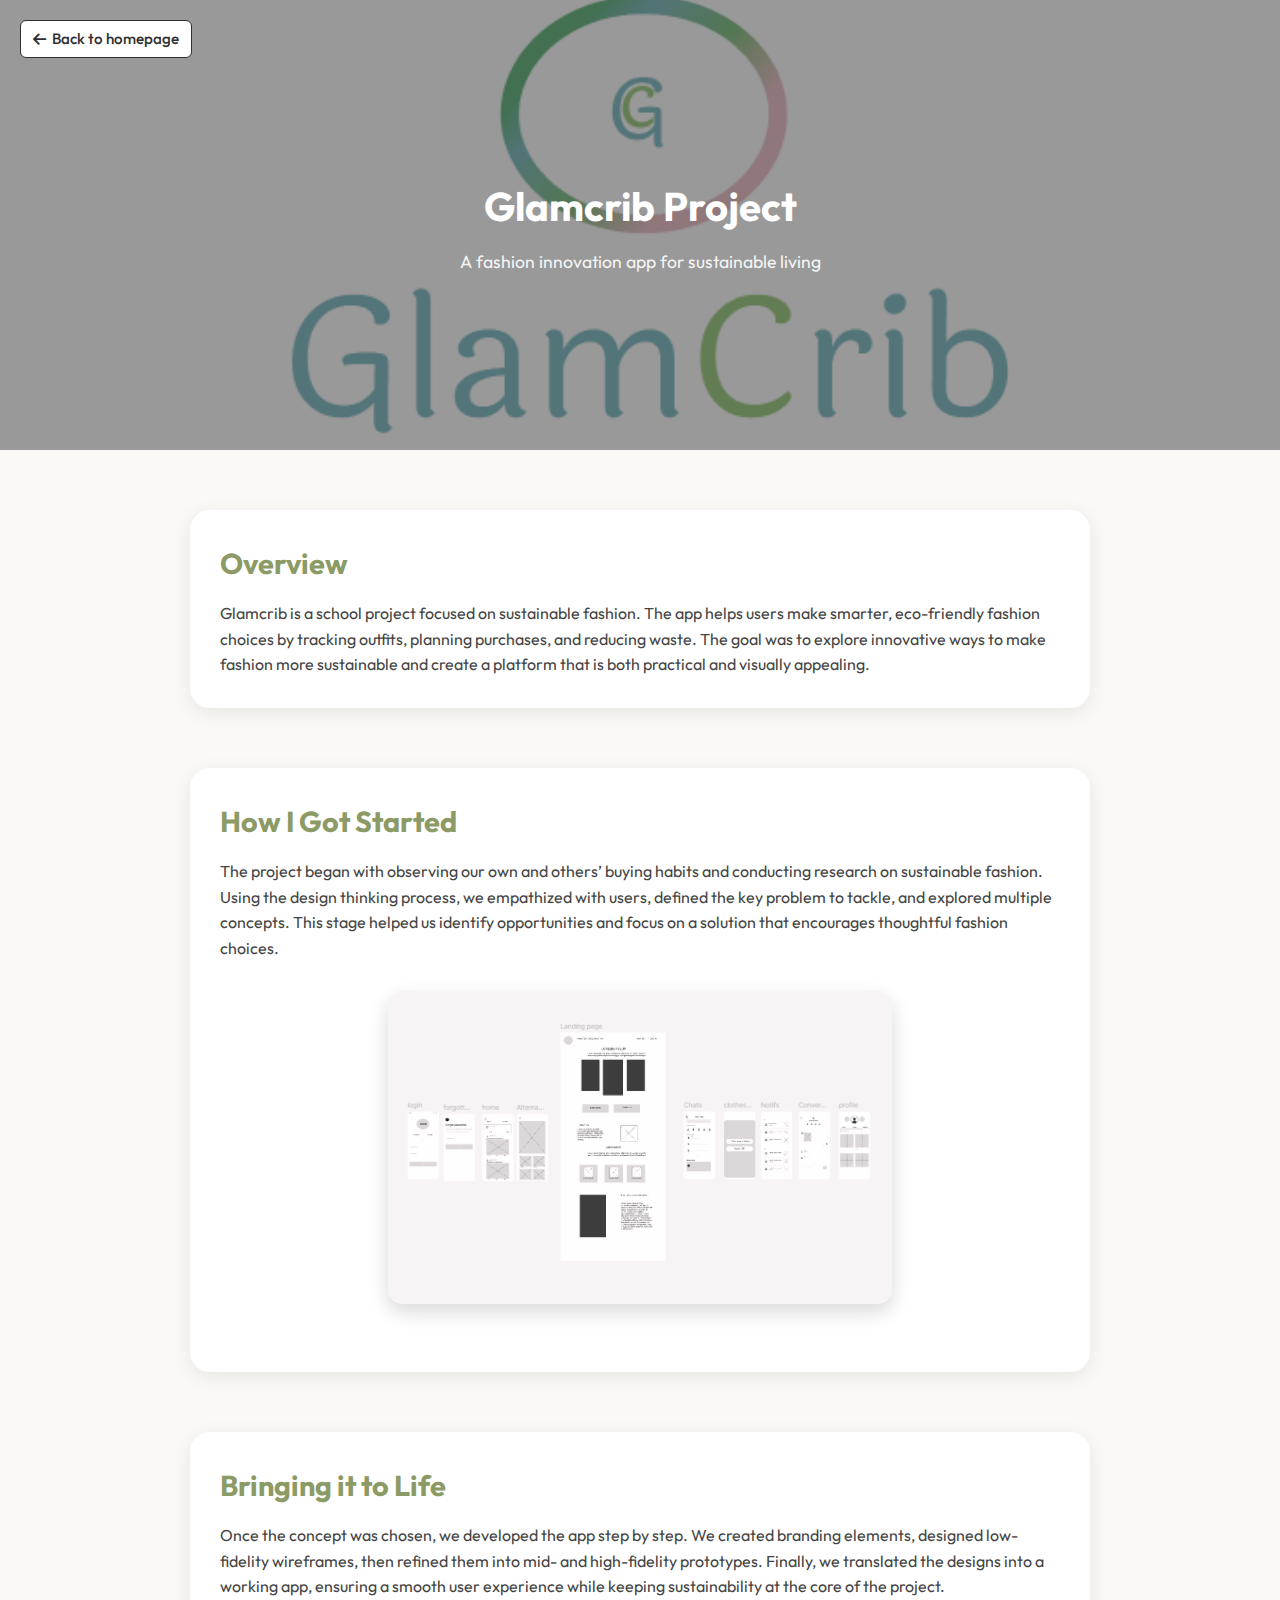
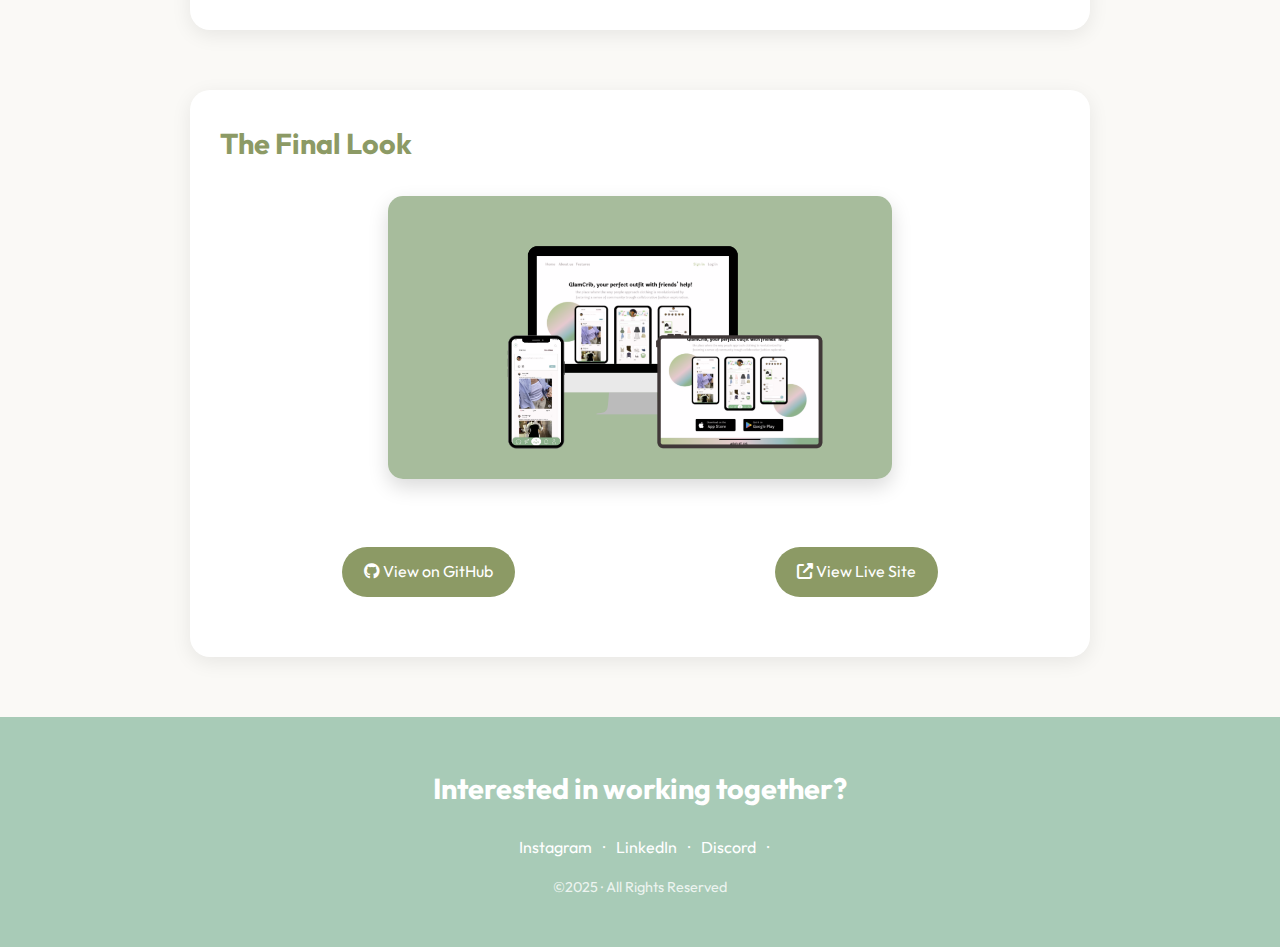
<file: project1.html>
<!DOCTYPE html>
<html lang="en">
<head>
  <meta charset="UTF-8">
  <meta name="viewport" content="width=device-width, initial-scale=1.0">
  <title>Glamcrib Project</title>
  <link rel="stylesheet" href="https://cdnjs.cloudflare.com/ajax/libs/font-awesome/6.5.0/css/all.min.css"/>
  <link rel="preconnect" href="https://fonts.googleapis.com">
<link rel="preconnect" href="https://fonts.gstatic.com" crossorigin>
<link href="https://fonts.googleapis.com/css2?family=Charm:wght@400;700&family=Inter:ital,opsz,wght@0,14..32,100..900;1,14..32,100..900&family=Kdam+Thmor+Pro&family=Kite+One&family=Nunito:ital,wght@0,200..1000;1,200..1000&family=Oswald:wght@200..700&family=Outfit:wght@100..900&family=Ubuntu:ital,wght@0,300;0,400;0,500;0,700;1,300;1,400;1,500;1,700&display=swap" rel="stylesheet">
  <style>
    * {
      margin: 0;
      padding: 0;
      box-sizing: border-box;
      font-family: "Outfit", sans-serif;
    }

    body {
      background-color: #FAF9F6;
      color: #2F2F2F;
      line-height: 1.6;
    }
    .backButton {
      display: inline-flex;
      align-items: center;
      gap: 6px;
      text-decoration: none;
      color: #2F2F2F;
      font-weight: 500;
      font-size: 0.95rem;
      padding: 6px 12px;
      border-radius: 6px;
      border: 1px solid #2F2F2F;
      transition: all 0.3s ease;
      position: fixed;
      top: 20px;
      left: 20px;
      z-index: 10;
      background: #fff;
    }

    .backButton:hover {
      background-color: #8C9A65;
      color: #fff;
    }

    .hero {
      position: relative;
      width: 100%;
      height: 50vh;
      background: url("images/gc.png") center/cover no-repeat;
      display: flex;
      align-items: center;
      justify-content: center;
      text-align: center;
    }

    .hero::after {
      content: "";
      position: absolute;
      inset: 0;
      background: rgba(0,0,0,0.4);
    }

    .heroContent {
      position: relative;
      color: #fff;
      z-index: 1;
    }

    .heroContent h1 {
      font-size: 2.5rem;
      margin-bottom: 10px;
    }

    .heroContent p {
      font-size: 1.1rem;
      opacity: 0.9;
    }
    .section {
      max-width: 900px;
      margin: 60px auto;
      padding: 30px;
      background: #fff;
      border-radius: 20px;
      box-shadow: 0 5px 20px rgba(0,0,0,0.08);
    }

    .section h2 {
      font-size: 1.8rem;
      margin-bottom: 15px;
      color: #8C9A65;
    }

    .section p {
      font-size: 1rem;
      color: #444;
    }

    .sectionImg {
      text-align: center;
      margin: 30px 0;
    }

    .sectionImg img {
      max-width: 60%;
      border-radius: 15px;
      box-shadow: 0 8px 20px rgba(0,0,0,0.15);
    }

    .githubLink {
      display: inline-block;
      margin: 30px auto;
      background: #8C9A65;
      color: #fff;
      padding: 12px 22px;
      border-radius: 30px;
      text-decoration: none;
      font-size: 1rem;
      transition: all 0.3s ease;
    }

    .githubLink:hover {
      background: #A8CBB7;
    }

footer {
  background: #A8CBB7;
  color: white;
  text-align: center;
  padding: 3rem 2rem;
}

footer h2 {
  margin-bottom: 1.5rem;
  font-size: 1.8rem;
}

footer .footerLinks {
  margin: 1rem 0;
}

footer .footerLinks a {
  color: white;
  margin: 0 0.5rem;
  text-decoration: none;
  transition: opacity 0.3s;
}

footer .footerLinks a:hover {
  opacity: 0.7;
}

footer .copyright {
  margin-top: 1rem;
  font-size: 0.9rem;
  opacity: 0.8;
}

  </style>
  <script>
    (function(h,o,t,j,a,r){
        h.hj=h.hj||function(){(h.hj.q=h.hj.q||[]).push(arguments)};
        h._hjSettings={hjid:6535023,hjsv:6};
        a=o.getElementsByTagName('head')[0];
        r=o.createElement('script');r.async=1;
        r.src=t+h._hjSettings.hjid+j+h._hjSettings.hjsv;
        a.appendChild(r);
    })(window,document,'https://static.hotjar.com/c/hotjar-','.js?sv=');
</script>
</head>
<body>

  <a href="index.html" class="backButton">
    <i class="fas fa-arrow-left"></i> Back to homepage
  </a>

  <section class="hero">
    <div class="heroContent">
      <h1>Glamcrib Project</h1>
      <p>A fashion innovation app for sustainable living</p>
    </div>
  </section>

  <div class="section">
    <h2>Overview</h2>
    <p>Glamcrib is a school project focused on sustainable fashion. The app helps users make smarter, eco-friendly fashion choices by tracking outfits, planning purchases, and reducing waste. The goal was to explore innovative ways to make fashion more sustainable and create a platform that is both practical and visually appealing.</p>
  </div>

  <div class="section">
    <h2>How I Got Started</h2>
    <p>The project began with observing our own and others’ buying habits and conducting research on sustainable fashion. Using the design thinking process, we empathized with users, defined the key problem to tackle, and explored multiple concepts. This stage helped us identify opportunities and focus on a solution that encourages thoughtful fashion choices.</p>
    <div class="sectionImg">
      <img src="images/protoGlam.png" alt="Research process">
    </div>
  </div>

  <div class="section">
    <h2>Bringing it to Life</h2>
    <p>Once the concept was chosen, we developed the app step by step. We created branding elements, designed low-fidelity wireframes, then refined them into mid- and high-fidelity prototypes. Finally, we translated the designs into a working app, ensuring a smooth user experience while keeping sustainability at the core of the project.</p>
  </div>

  <div class="section">
    <h2>The Final Look</h2>
    <div class="sectionImg">
      <img src="images/finalG.png" alt="Final prototype">
    </div>
     <div style="display: flex; gap: 15px; justify-content: center; margin-top: 20px;">
    <a href="https://github.com/Bene0613/Fashion-landingpage" class="githubLink" target="_blank">
      <i class="fab fa-github"></i> View on GitHub
    </a>
    <a href="https://bene0613.github.io/Fashion-landingpage/" class="githubLink" target="_blank">
      <i class="fas fa-external-link-alt"></i> View Live Site
    </a>
  </div>
  </div>

    <footer id="contact">
    <h2>Interested in working together?</h2>
    <p class="footerLinks">
      <a href="https://www.instagram.com/bxenedicte_/">Instagram</a> · 
      <a href="#">LinkedIn</a> · 
      <a href="#">Discord</a> · 
    </p>
    <p class="copyright">©2025 · All Rights Reserved</p>
  </footer>
</body>
</html>
</file>
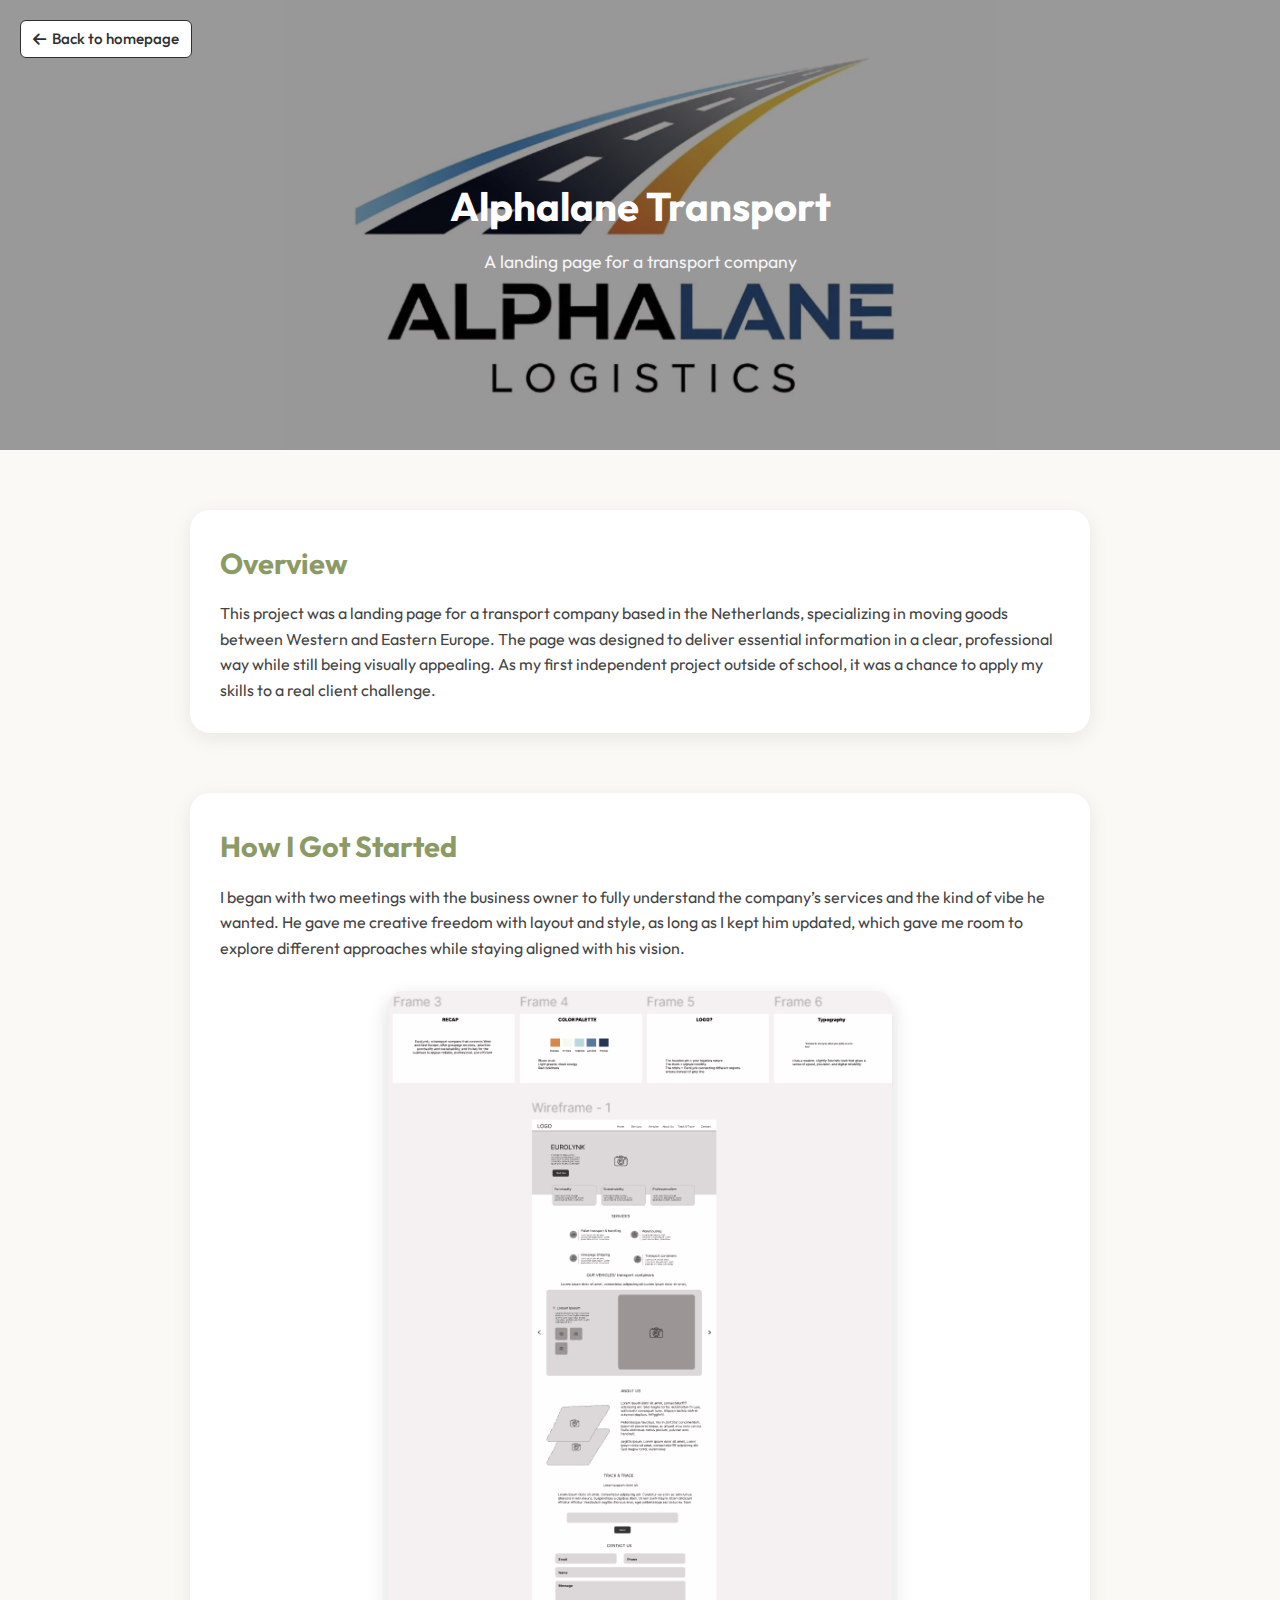
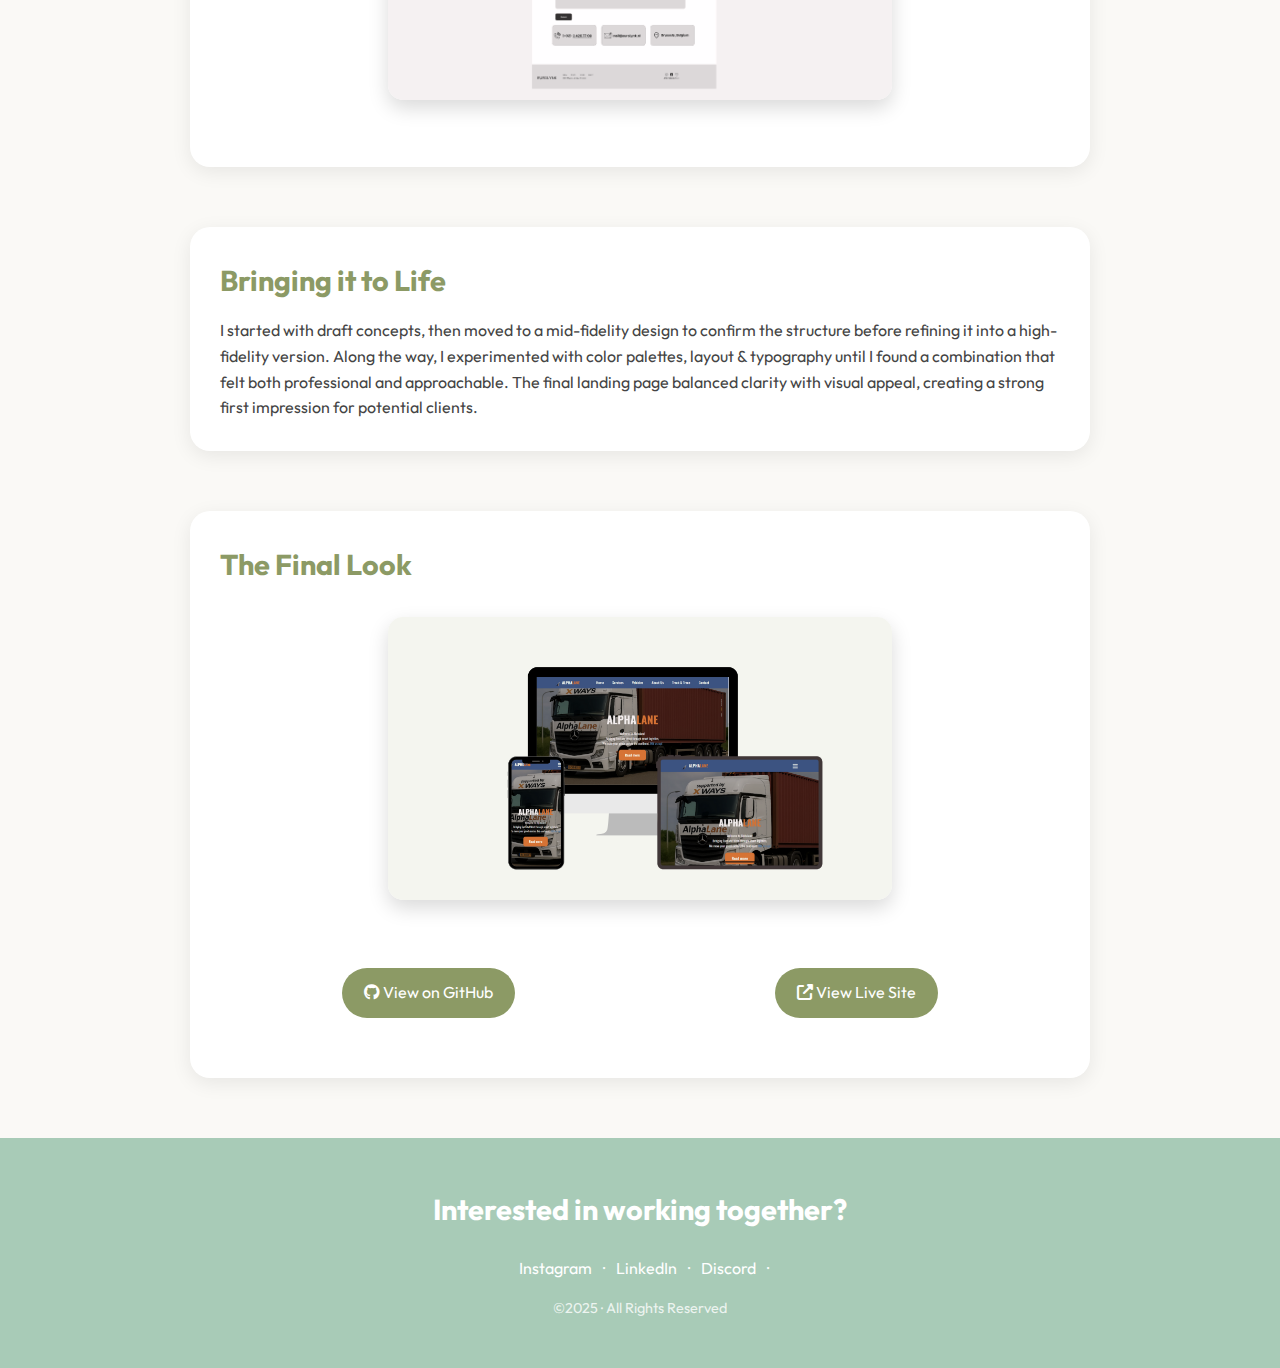
<file: project2.html>
<!DOCTYPE html>
<html lang="en">
<head>
  <meta charset="UTF-8">
  <meta name="viewport" content="width=device-width, initial-scale=1.0">
  <title>Alphalane Project</title>
  <link rel="stylesheet" href="https://cdnjs.cloudflare.com/ajax/libs/font-awesome/6.5.0/css/all.min.css"/>
  <link rel="preconnect" href="https://fonts.googleapis.com">
<link rel="preconnect" href="https://fonts.gstatic.com" crossorigin>
<link href="https://fonts.googleapis.com/css2?family=Charm:wght@400;700&family=Inter:ital,opsz,wght@0,14..32,100..900;1,14..32,100..900&family=Kdam+Thmor+Pro&family=Kite+One&family=Nunito:ital,wght@0,200..1000;1,200..1000&family=Oswald:wght@200..700&family=Outfit:wght@100..900&family=Ubuntu:ital,wght@0,300;0,400;0,500;0,700;1,300;1,400;1,500;1,700&display=swap" rel="stylesheet">
  <style>
    * {
      margin: 0;
      padding: 0;
      box-sizing: border-box;
      font-family: "Outfit", sans-serif;
    }

    body {
      background-color: #FAF9F6;
      color: #2F2F2F;
      line-height: 1.6;
    }
    .backButton {
      display: inline-flex;
      align-items: center;
      gap: 6px;
      text-decoration: none;
      color: #2F2F2F;
      font-weight: 500;
      font-size: 0.95rem;
      padding: 6px 12px;
      border-radius: 6px;
      border: 1px solid #2F2F2F;
      transition: all 0.3s ease;
      position: fixed;
      top: 20px;
      left: 20px;
      z-index: 10;
      background: #fff;
    }

    .backButton:hover {
      background-color: #8C9A65;
      color: #fff;
    }

    .hero {
      position: relative;
      width: 100%;
      height: 50vh;
      background: url("images/alpha.png") center/cover no-repeat;
      display: flex;
      align-items: center;
      justify-content: center;
      text-align: center;
    }

    .hero::after {
      content: "";
      position: absolute;
      inset: 0;
      background: rgba(0,0,0,0.4);
    }

    .heroContent {
      position: relative;
      color: #fff;
      z-index: 1;
    }

    .heroContent h1 {
      font-size: 2.5rem;
      margin-bottom: 10px;
    }

    .heroContent p {
      font-size: 1.1rem;
      opacity: 0.9;
    }
    .section {
      max-width: 900px;
      margin: 60px auto;
      padding: 30px;
      background: #fff;
      border-radius: 20px;
      box-shadow: 0 5px 20px rgba(0,0,0,0.08);
    }

    .section h2 {
      font-size: 1.8rem;
      margin-bottom: 15px;
      color: #8C9A65;
    }

    .section p {
      font-size: 1rem;
      color: #444;
    }

    .sectionImg {
      text-align: center;
      margin: 30px 0;
    }

    .sectionImg img {
      max-width: 60%;
      border-radius: 15px;
      box-shadow: 0 8px 20px rgba(0,0,0,0.15);
    }

    .githubLink {
      display: inline-block;
      margin: 30px auto;
      background: #8C9A65;
      color: #fff;
      padding: 12px 22px;
      border-radius: 30px;
      text-decoration: none;
      font-size: 1rem;
      transition: all 0.3s ease;
    }

    .githubLink:hover {
      background: #A8CBB7;
    }

footer {
  background: #A8CBB7;
  color: white;
  text-align: center;
  padding: 3rem 2rem;
}

footer h2 {
  margin-bottom: 1.5rem;
  font-size: 1.8rem;
}

footer .footerLinks {
  margin: 1rem 0;
}

footer .footerLinks a {
  color: white;
  margin: 0 0.5rem;
  text-decoration: none;
  transition: opacity 0.3s;
}

footer .footerLinks a:hover {
  opacity: 0.7;
}

footer .copyright {
  margin-top: 1rem;
  font-size: 0.9rem;
  opacity: 0.8;
}

  </style>
</head>
<body>

  <a href="index.html" class="backButton">
    <i class="fas fa-arrow-left"></i> Back to homepage
  </a>

  <section class="hero">
    <div class="heroContent">
      <h1>Alphalane Transport</h1>
      <p>A landing page for a transport company</p>
    </div>
  </section>

  <div class="section">
    <h2>Overview</h2>
    <p>This project was a landing page for a transport company based in the Netherlands, specializing in moving goods between Western and Eastern Europe. The page was designed to deliver essential information in a clear, professional way while still being visually appealing. As my first independent project outside of school, it was a chance to apply my skills to a real client challenge.</p>
  </div>

  <div class="section">
    <h2>How I Got Started</h2>
    <p>I began with two meetings with the business owner to fully understand the company’s services and the kind of vibe he wanted. He gave me creative freedom with layout and style, as long as I kept him updated, which gave me room to explore different approaches while staying aligned with his vision.</p>
    <div class="sectionImg">
      <img src="images/protoLane.png" alt="Research process">
    </div>
  </div>

  <div class="section">
    <h2>Bringing it to Life</h2>
    <p>I started with draft concepts, then moved to a mid-fidelity design to confirm the structure before refining it into a high-fidelity version. Along the way, I experimented with color palettes, layout & typography until I found a combination that felt both professional and approachable. The final landing page balanced clarity with visual appeal, creating a strong first impression for potential clients.</p>
  </div>

  <div class="section">
  <h2>The Final Look</h2>
  <div class="sectionImg">
    <img src="images/finalA.png" alt="Final prototype">
  </div>

  <div style="display: flex; gap: 15px; justify-content: center; margin-top: 20px;">
    <a href="https://github.com/Bene0613/Logictics_LandingPage.git" class="githubLink" target="_blank">
      <i class="fab fa-github"></i> View on GitHub
    </a>
    <a href="https://alphalane.nl/" class="githubLink" target="_blank">
      <i class="fas fa-external-link-alt"></i> View Live Site
    </a>
  </div>
</div>

   <footer id="contact">
    <h2>Interested in working together?</h2>
    <p class="footerLinks">
      <a href="https://www.instagram.com/bxenedicte_/">Instagram</a> · 
      <a href="#">LinkedIn</a> · 
      <a href="#">Discord</a> · 
    </p>
    <p class="copyright">©2025 · All Rights Reserved</p>
  </footer>
</body>
</html>
</file>
